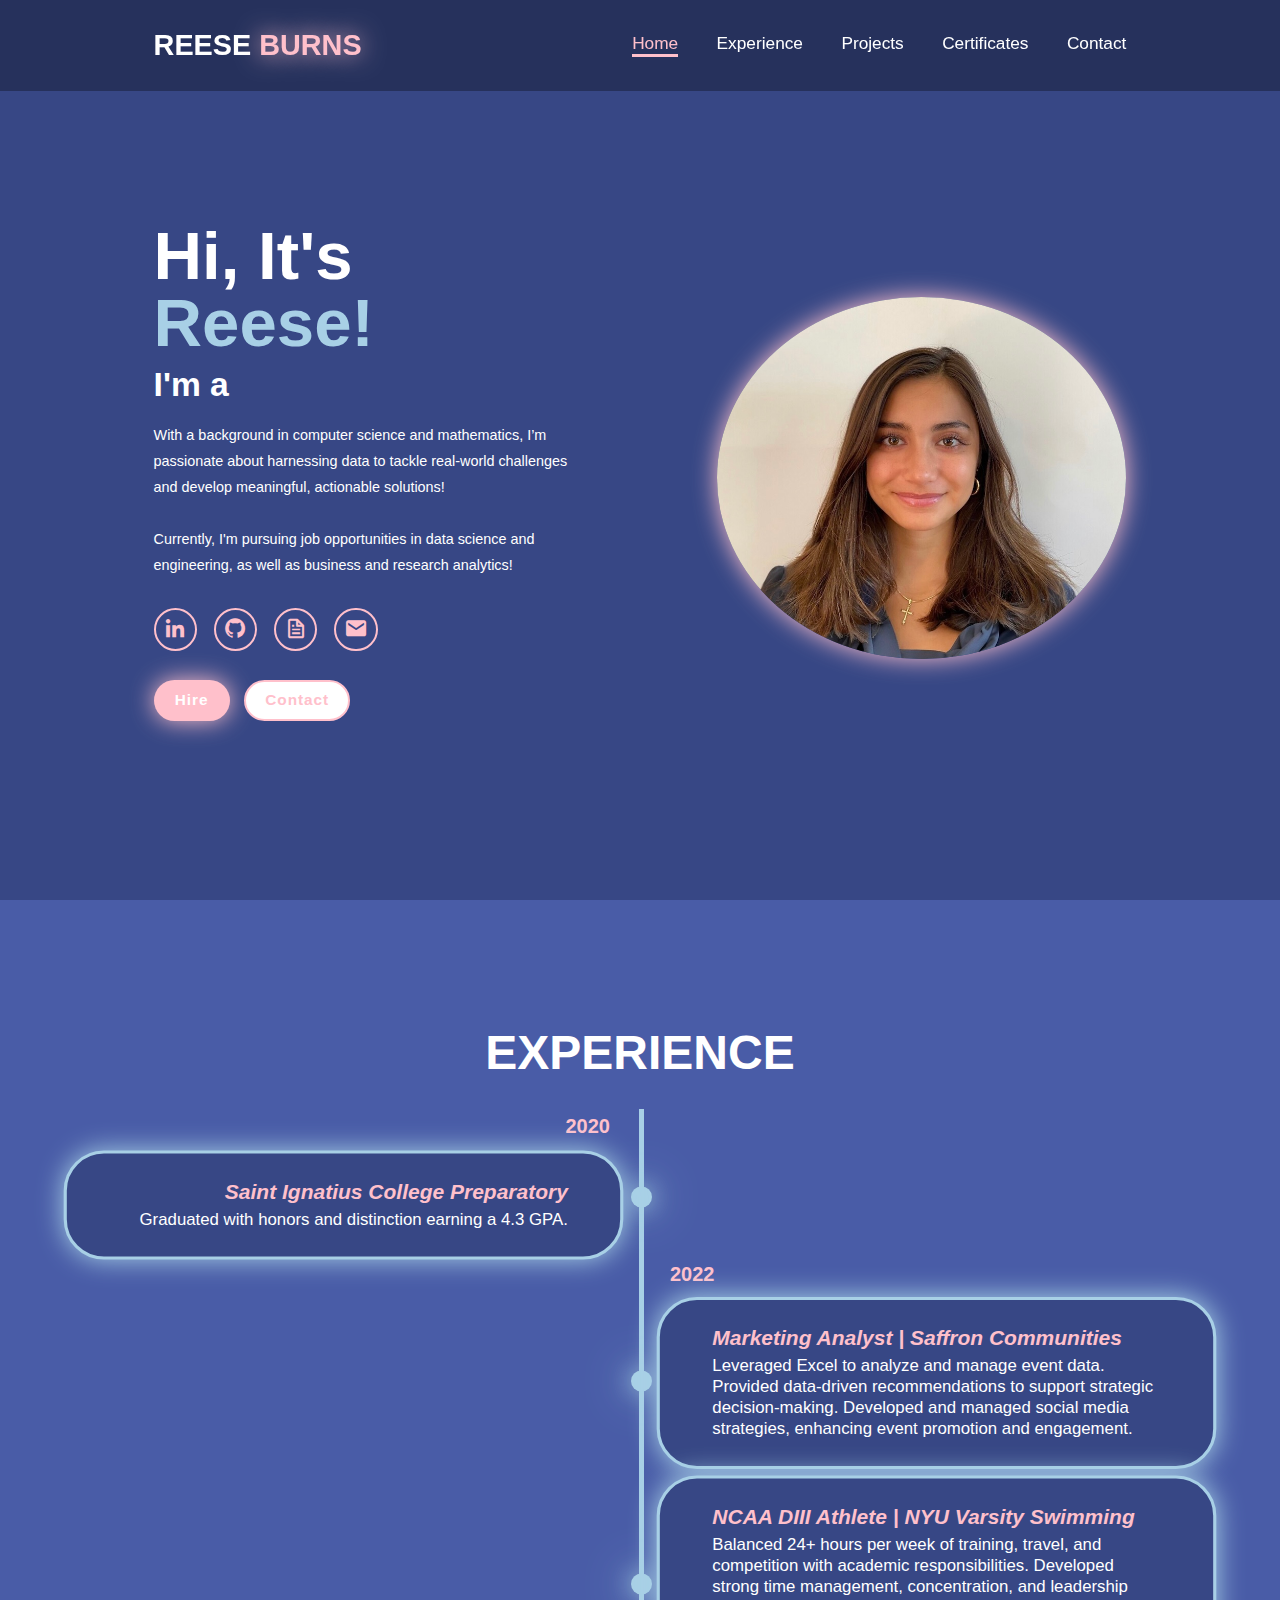
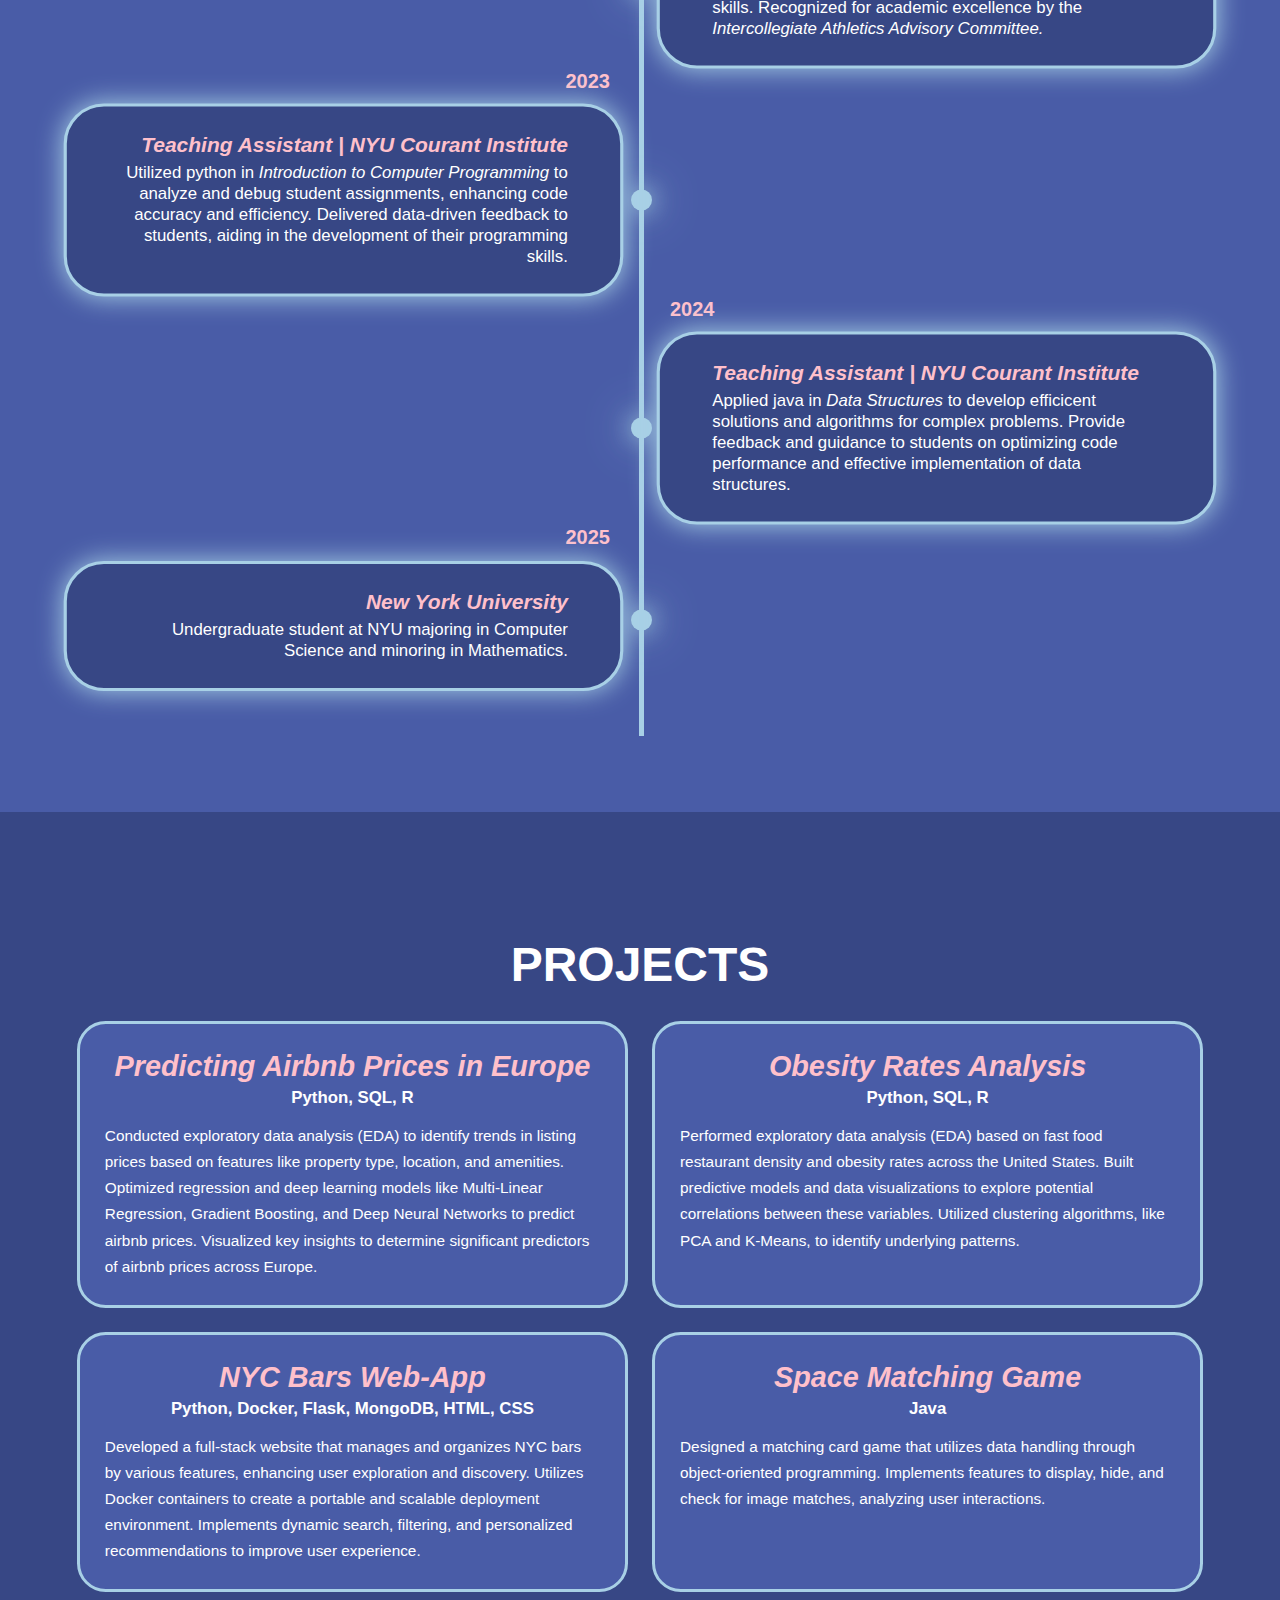
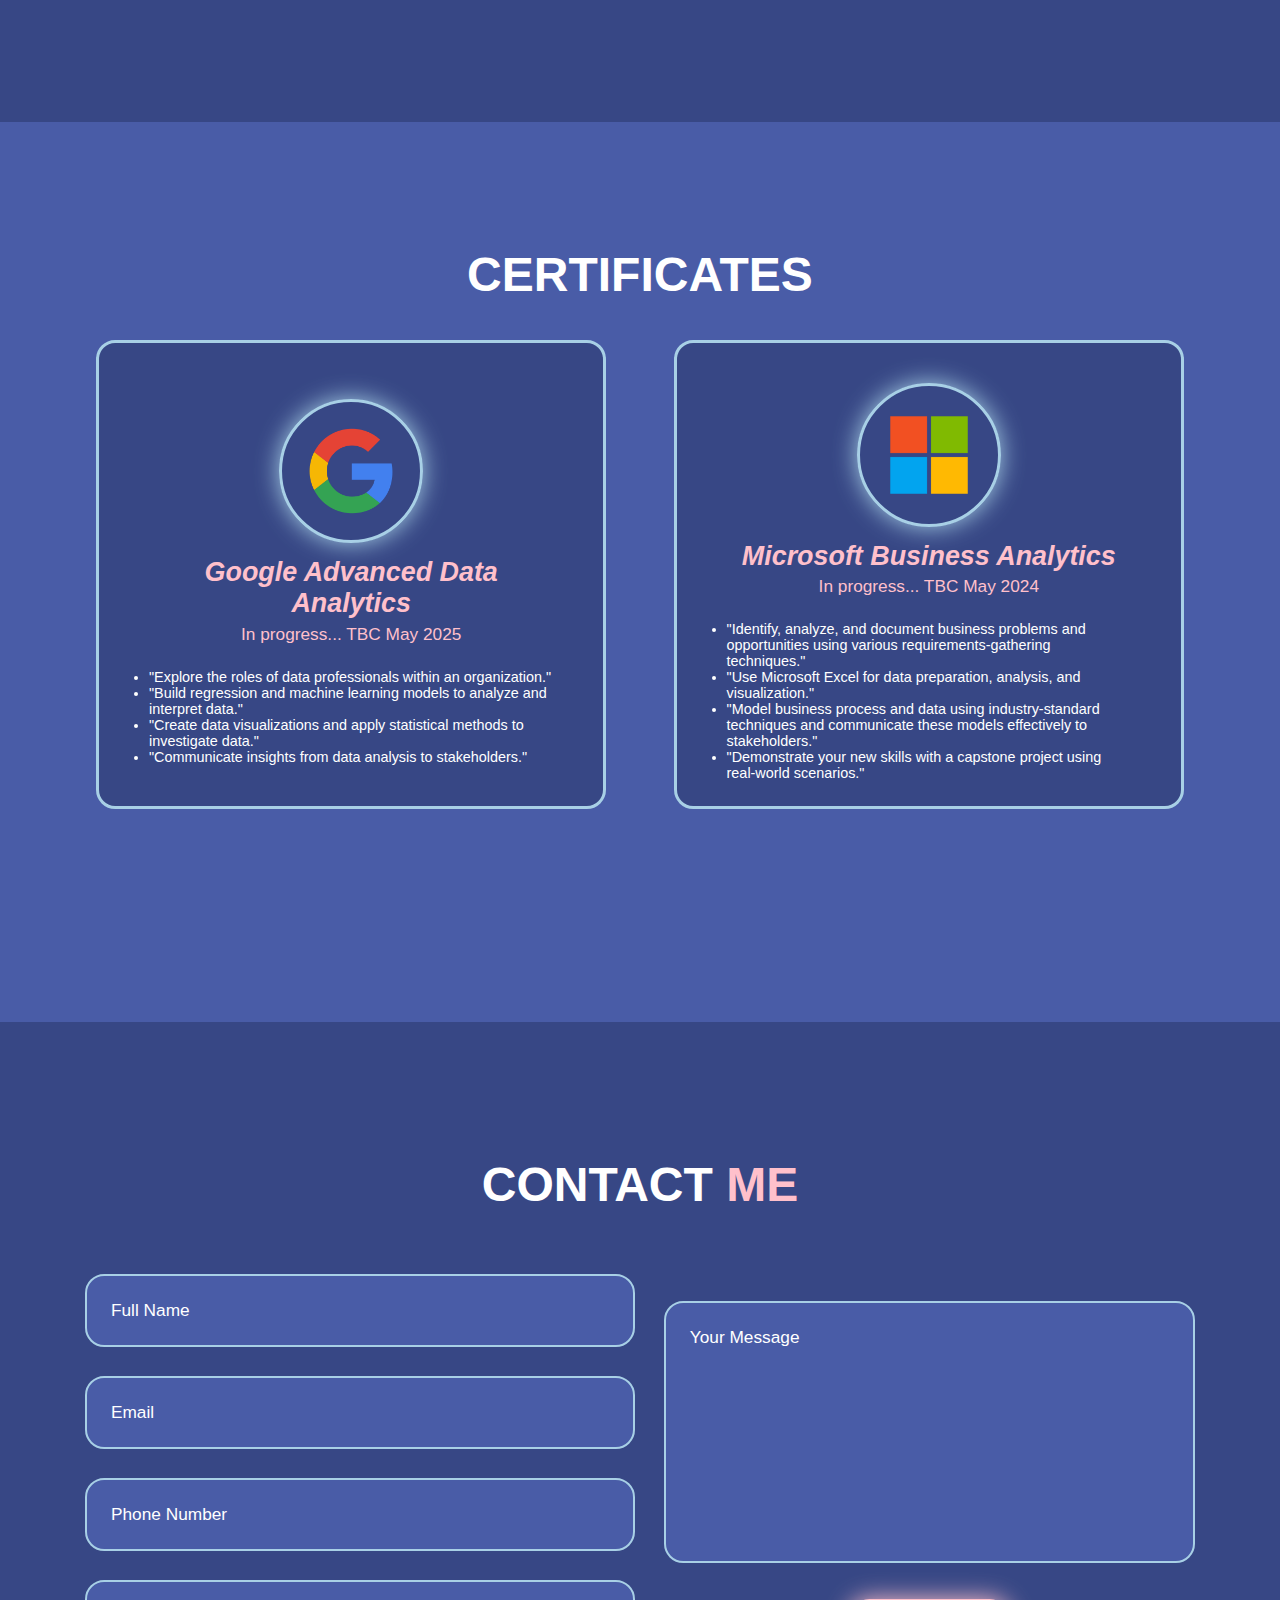
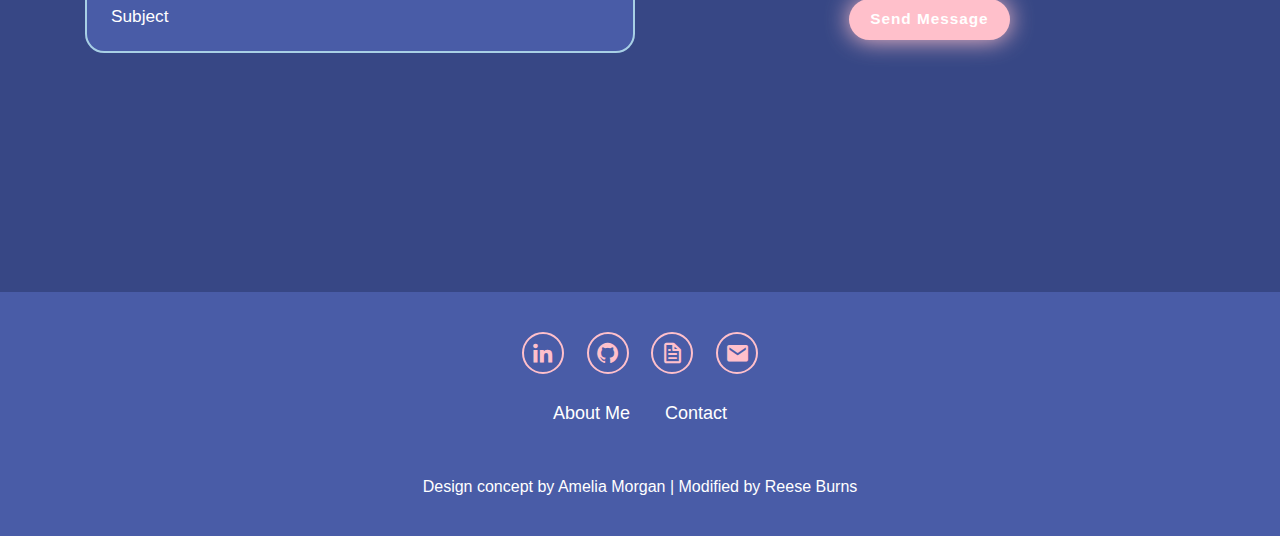
<file: index.html>
<!DOCTYPE html>
<html lang="en">
<head>
    <meta charset="UTF-8">
    <meta name="viewport" content="width=device-width, initial-scale=1.0">
    <title>Reese Burns Portfolio</title>
    <link rel="stylesheet" href="style.css">
    <link href="https://unpkg.com/boxicons@2.1.4/css/boxicons.min.css" rel="stylesheet">
</head>

<body>
    <header class="header">
        <a href="#home" class="logo">REESE
        <span>BURNS</span></a>

        <i class="bx bx-menu" id="menu-icon"></i>

        <nav class="navbar">
            <a href="#home" class="active">Home</a>
            <a href="#experience">Experience</a>
            <a href="#projects">Projects</a>
            <a href="#certificates">Certificates</a>
            <a href="#contact">Contact</a>
        </nav>
    </header>


    <!-- HOME -->
    <section class="home" id="home">
        <div class="home-content">
            <h1>Hi, It's <span>Reese!</span></h1>
            <h3 class="text-animation">I'm a <span>
            </span></h3>
            <p> With a background in computer science and mathematics, I’m passionate about harnessing data to tackle real-world challenges and develop meaningful, actionable solutions!<br><br>
                Currently, I'm pursuing job opportunities in data science and engineering, as well as business and research analytics!
            </p>

            <div class="social-icons">
                <a href="http://www.linkedin.com/in/reeseburns" target="_blank" rel="noopener nreferrer"><i class="bx bxl-linkedin"></i></a>
                <a href="https://github.com/reeseburns?tab=repositories" target="_blank" rel="noopener nreferrer"><i class="bx bxl-github"></i></a>
                <a href="ReeseBurns_Resume.pdf" download="ReeseBurns_Resume.pdf"><i class='bx bx-file'></i></a>
                <a href="mailto:reeseburnzy@gmail.com" target="_blank" rel="noopener nreferrer"><i class='bx bxs-envelope'></i></a>
            </div>

            <div class="btn-group">
                <a href="#" class="btn">Hire</a>
                <a href="#contact" class="btn">Contact</a>
            </div>

        </div>
            <div class="home-img">
                <img src="ProfilePhoto.jpg" alt="">
            </div>
    </section>


    <!-- EXPERIENCE -->
    <section class="experience" id="experience">
        <h2 class="heading">EXPERIENCE</h2>

        <div class="timeline-items">
            <div class="timeline-item">
                <div class="timeline-dot"></div>
                    <div class="timeline-date">2020</div>
                    <div class="timeline-content">
                        <h3><strong><i>Saint Ignatius College Preparatory</i></strong></h3>
                        <p>Graduated with honors and distinction earning a 4.3 GPA.</p>
                    </div>
            </div>

            <div class="timeline-item">
                <div class="timeline-dot"></div>
                    <div class="timeline-date">2022</div>
                    <div class="timeline-content">
                        <h3><strong><i>Marketing Analyst | Saffron Communities</i></strong></h3>
                        <p>Leveraged Excel to analyze and manage event data.
                            Provided data-driven recommendations to support strategic decision-making.
                            Developed and managed social media strategies, enhancing event promotion and engagement.
                        </p>
                    </div>
            </div>

            <div class="timeline-item">
                <div class="timeline-dot"></div>
                    <div class="timeline-date"></div>
                    <div class="timeline-content">
                        <h3><strong><i>NCAA DIII Athlete | NYU Varsity Swimming</i></strong></h3>
                        <p>Balanced 24+ hours per week of training, travel, and competition with academic responsibilities.
                            Developed strong time management, concentration, and leadership skills.
                            Recognized for academic excellence by the <i>Intercollegiate Athletics Advisory Committee.</i>
                        </p>
                    </div>
            </div>

            <div class="timeline-item">
                <div class="timeline-dot"></div>
                    <div class="timeline-date">2023</div>
                    <div class="timeline-content">
                        <h3><strong><i>Teaching Assistant | NYU Courant Institute</i></strong></h3>
                        <p>Utilized python in <i>Introduction to Computer Programming</i>
                            to analyze and debug student assignments, enhancing code
                            accuracy and efficiency. Delivered data-driven feedback to
                            students, aiding in the development of their programming skills.
                        </p>
                    </div>
            </div>

            <div class="timeline-item">
                <div class="timeline-dot"></div>
                    <div class="timeline-date">2024</div>
                    <div class="timeline-content">
                        <h3><strong><i>Teaching Assistant | NYU Courant Institute</i></strong></h3>
                        <p>Applied java in <i>Data Structures</i> to develop efficicent 
                            solutions and algorithms for complex problems. Provide feedback
                            and guidance to students on optimizing code performance and
                            effective implementation of data structures.
                        </p>
                    </div>
            </div>

            <div class="timeline-item">
                <div class="timeline-dot"></div>
                    <div class="timeline-date">2025</div>
                    <div class="timeline-content">
                        <h3><strong><i>New York University</i></strong></h3>
                        <p>Undergraduate student at NYU majoring in Computer Science and minoring in Mathematics.</p>
                    </div>
            </div>
        </div>
    </section>


    <!-- PROJECTS -->
    <section class="projects" id="projects">
        <h2 class="heading">PROJECTS</h2>

        <div class="projects-container">
            <div class="project-box">
                <div class="project-info">
                    <a href="https://github.com/reeseburns/Predicting-Airbnb-Prices" target="_blank" rel="noopener noreferrer">
                        <h4><strong><i>Predicting Airbnb Prices in Europe</i></strong></h4>
                        <h5>Python, SQL, R</h5>
                        <p>Conducted exploratory data analysis (EDA) to identify trends in listing prices based on features like property type, location, and amenities.
                            Optimized regression and deep learning models like Multi-Linear Regression, Gradient Boosting, and Deep Neural Networks to predict airbnb prices.
                            Visualized key insights to determine significant predictors of airbnb prices across Europe.
                        </p>
                    </a>
                </div>
            </div>
            
            <div class="project-box">
                <div class="project-info">
                    <a href="https://github.com/reeseburns/Paper-ObesityRates" target="_blank" rel="noopener noreferrer">
                        <h4><strong><i>Obesity Rates Analysis</i></strong></h4>
                        <h5>Python, SQL, R</h5>
                        <p>Performed exploratory data analysis (EDA) based on fast food restaurant density and obesity rates across the United States.
                            Built predictive models and data visualizations to explore potential correlations between these variables.
                            Utilized clustering algorithms, like PCA and K-Means, to identify underlying patterns.
                        </p>
                    </a>
                </div>
            </div>

            <div class="project-box">
                <div class="project-info">
                    <a href="https://github.com/reeseburns/NYC-Bars-WebApp" target="_blank" rel="noopener noreferrer">
                        <h4><strong><i>NYC Bars Web-App</i></strong></h4>
                        <h5>Python, Docker, Flask, MongoDB, HTML, CSS </h5>
                        <p>Developed a full-stack website that manages and organizes NYC bars by various features, enhancing user exploration and discovery.
                            Utilizes Docker containers to create a portable and scalable deployment environment.
                            Implements dynamic search, filtering, and personalized recommendations to improve user experience.
                        </p>
                    </a>
                </div>
            </div>

            <div class="project-box">
                <div class="project-info">
                    <a href="https://github.com/reeseburns/Project-MemoryRecallGame.git" target="_blank" rel="noopener noreferrer">
                        <h4><strong><i>Space Matching Game</i></strong></h4>
                        <h5>Java</h5>
                        <p>Designed a matching card game that utilizes data handling through object-oriented programming.
                            Implements features to display, hide, and check for image matches, analyzing user interactions.
                        </p>
                    </a>
                </div>
            </div>
        </div>
    </section>


    <!-- CERTIFICATES -->
    <section class="certificates" id="certificates">
        <div class="certificates-box">
            <h2 class="heading">CERTIFICATES</h2>
            <div class="wrapper">
                <div class="certificate-item">
                    <a href="https://www.coursera.org/professional-certificates/google-advanced-data-analytics" target="_blank" rel="noopener noreferrer">
                        <i class="certificate-box"></i>
                        <img src="google.webp" alt="">
                        <h2><i>Google Advanced Data Analytics</i></h2>
                        <p>In progress... TBC May 2025</p>
                        <ul class="description">
                            <li>"Explore the roles of data professionals within an organization."</li>
                            <li>"Build regression and machine learning models to analyze and interpret data."</li>
                            <li>"Create data visualizations and apply statistical methods to investigate data."</li>
                            <li>"Communicate insights from data analysis to stakeholders."</li>
                        </ul>
                    </a>
                </div>
    
                <div class="certificate-item">
                    <a href="https://www.coursera.org/professional-certificates/microsoft-business-analyst" target="_blank" rel="noopener noreferrer">
                        <i class="certificate-box"></i>
                        <img src="microsoft.png" alt="">
                        <h2><i>Microsoft Business Analytics</i></h2>
                        <p>In progress... TBC May 2024</p>
                        <ul class="description">
                            <li>"Identify, analyze, and document business problems and opportunities using various requirements-gathering techniques."</li>
                            <li>"Use Microsoft Excel for data preparation, analysis, and visualization."</li>
                            <li>"Model business process and data using industry-standard techniques and communicate these models effectively to stakeholders."</li>
                            <li>"Demonstrate your new skills with a capstone project using real-world scenarios."</li>
                        </ul>
                    </a>
                </div>
            </div>
        </div>
    </section>
    


    <!-- CONTACT -->
    <section class="contact" id="contact">
        <h2 class="heading">CONTACT<span> ME</span></h2>
        <form action="https://formspree.io/f/xkgwnadr" method="POST">
            <div class="input-group">
                <div class="input-box">
                    <input type="text" name="name" placeholder="Full Name" required>
                    <input type="email" name="email" placeholder="Email" required>
                </div>

                <div class="input-box">
                    <input type="number" name="phone" placeholder="Phone Number">
                    <input type="text" name="subject" placeholder="Subject" required>
                </div>
            </div>

            <div class="input-group-2">
                <textarea name="message" cols="30" rows="10" placeholder="Your Message" required></textarea>
                <input type="submit" value="Send Message" class="btn">
            </div>
        </form>
    </section>

    <footer class="footer">
        <div class="social">
            <a href="http://www.linkedin.com/in/reeseburns" target="_blank" rel="noopener nreferrer"><i class="bx bxl-linkedin"></i></a>
            <a href="https://github.com/reeseburns?tab=repositories" target="_blank" rel="noopener nreferrer"><i class="bx bxl-github"></i></a>
            <a href="ReeseBurns_Resume.pdf" download="ReeseBurns_Resume.pdf"><i class='bx bx-file'></i></a>
            <a href="mailto:reeseburnzy@gmail.com" target="_blank" rel="noopener nreferrer"><i class='bx bxs-envelope'></i></a>
        </div>

        <ul class="list">
            <li><a href="#home">About Me</a></li>
            <li><a href="#contact">Contact</a></li>
        </ul>
        <p class="copyright">Design concept by Amelia Morgan | Modified by Reese Burns</p>
    </footer>

    <script src="script.js"></script>
</body>
</html>
</file>
<file: style.css>
/* ---------MAIN CODE--------- */
* {
    margin: 0;
    padding: 0;
    box-sizing: border-box;
    text-decoration: none;
    border: none;
    outline: none;
    scroll-behavior: smooth;
    font-family: "Optima", sans-serif;
}
:root {
    --bg-color: #374785;          /*#4949498*/
    --second-bg-color: #495ca7;   /*#7c7c7c*/
    --text-color: white;          /*#white*/
    --main-color: #A8D0E6;        /*#pink*/
    --icon-color: pink;
}
html {
    font-size: 60%;
    overflow-x: hidden;
}
body {
    background: var(--bg-color);
    color: var(--text-color);
}
.header {
    position: fixed;
    top: 0;
    left: 0;
    width: 100%;
    padding: 3rem 12% 3rem;
    background: rgba(0,0,0,0.3);
    backdrop-filter: blur(10px);
    display: flex;
    justify-content: space-between;
    align-items: center;
    z-index: 5;
}
.logo {
    font-size: 3rem;
    color: var(--text-color);
    font-weight: 800;
    cursor: pointer;
    transition: 0.3s ease;
}
.logo:hover {transform: scale(1.1);}
.logo span{text-shadow: 0 0 25px var(--icon-color);}
.navbar {
    display: flex;
    justify-content: center;
    align-items: center;
}
.navbar a {
    font-size: 1.8rem;
    color: var(--text-color);
    margin-left: 4rem;
    font-weight: 500;
    transition: 0.3s ease;
    border-bottom: 3px solid transparent;
}
.navbar a:hover, 
.navbar a.active {
    color: var(--icon-color);
    border-bottom: 3px solid var(--icon-color);
}
#menu-icon {                    /* Dropdown menu icon */
    font-size: 3.6rem; 
    color: var(--icon-color);
    display: none;
    cursor: pointer;
}
.navbar.active {display: block;}
section {
    min-height: 100vh;
    padding: 10rem 12%;
}


/* --------HOME CONTENT-------- */
.home {
    display: flex;
    align-items: center;
    justify-content: center;
    gap: 15rem;
}
.home-content {
    display: flex;
    flex-direction: column;
    align-items: baseline;
    text-align: left;
    justify-content: center;
    margin-top: 3rem;
}
span {color: var(--main-color);}
.logo span {color: var(--icon-color);}
.home-content h3 {
    margin-bottom: 2rem;
    margin-top: 1rem;
    font-size: 3.5rem;
}
.home-content h1 {
    font-size: 7rem;
    font-weight: 700;
    margin-top: 1.5rem;
    line-height: 1;
}
.home-img {border-radius: 50%;}
.home-img img {
    position: relative;
    top: 3rem;
    width: 32vw;
    border-radius: 50%;
    box-shadow: 0 0 25px var(--icon-color);
    cursor: pointer;
    transition: 0.4s ease-in-out;
}
.home-img img:hover {
    box-shadow: 0 0 25px var(--icon-color),
                0 0 50px var(--icon-color),
                0 0 100px rgb(248, 215, 220);
}
.home-content p {
    font-size: 1.5rem;
    font-weight: 500;
    line-height: 1.8;
    max-width: 1000px;
}


/* ---SOCIAL MEDIA ICON ANIMATIONS--- */
.social-icons a {
    display: inline-flex;
    justify-content: center;
    align-items: center;
    width: 4.5rem;
    height: 4.5rem;
    background: transparent;
    border: 2px solid var(--icon-color);
    font-size: 2.5rem;
    border-radius: 50%;
    color: var(--icon-color);
    margin: 3rem 1.5rem 3rem 0;
    transition: 0.3s ease-in-out;
}
.social-icons a:hover {
    color: black;
    transform: scale(1.3)translateY(-5px);
    box-shadow: 0 0 25px var(--icon-color);
    background-color: var(--icon-color);
}
.btn {
    display: inline-block;
    padding: 1rem 2rem;
    background-color: var(--icon-color);
    box-shadow: 0 0 25px var(--icon-color);
    border-radius: 4rem;
    font-size: 1.6rem;
    color: var(--text-color);
    border: 2px solid transparent;
    letter-spacing: 0.1rem;
    font-weight: 600;
    transition: 0.3s ease-in-out;
    cursor: pointer;
}
.btn:hover {
    transform: scale(1.05);
    box-shadow: 0 0 50px var(--icon-color);
}
.btn-group {
    display: flex;
    align-items: center;
    gap: 1.5rem;
}
.btn-group a:nth-of-type(2) {
    background-color: white;
    color: var(--icon-color);
    border: 2px solid var(--icon-color);
    box-shadow: 0 0 25px transparent;
}
.btn-group a:nth-of-type(2):hover {
    box-shadow: 0 0 25px var(--icon-color);
    background-color: var(--icon-color);
    color: black;
}


/* ------ROLE TYPING ANIMATION------ */
.text-animation {
    font-size: 34px;
    font-weight: 600;
    min-width: 280px;
}
.text-animation span {position: relative;}
.text-animation span::before {
    content: "Data Analyst";
    color: var(--icon-color);
    animation: words 20s infinite;
}
.text-animation span::after {
    content: "";
    background-color: var(--bg-color);
    position: absolute;
    width: calc(100% + 8px);
    height: 100%;
    border-left: 3px solid var(--bg-color);
    right: -8px;
    animation: cursor 0.6s infinite, typing 20s steps(14) infinite;
}
@keyframes cursor {
    to {border-left: 2px solid var(--icon-color);}
}
@keyframes words {
    0%, 25% {content: "Computer Science Major";}
    26%, 50% {content: "Math & Psych Minor";}
    51%, 75% {content: "Data Analyst";}
    76%, 100% {content: "Business Analyst";}
}
@keyframes typing {
    12.5%, 18.75%, 37.5%, 43.75%, 62.5%, 68.75%, 87.5%, 93.75% {width: 0;}
    6.25%, 25%, 31.25%, 50%, 56.25%, 75%, 81.25% {width: calc(100% + 8px);}
}


/* ----------EXPERIENCE---------- */
.heading {
    font-size: 5rem;
    text-align: center;
    margin: 5rem 0;
}
.experience {
    padding: 8rem;
    background: var(--second-bg-color);
}
.experience h2 {margin-bottom: 3rem;}
.timeline-items {
    max-width: 1300px;  /* Width of boxes */
    margin: auto;       /* Margin auto in center */
    display: flex;
    flex-wrap: wrap;
    position: relative;
    padding-bottom: 5rem;
}
.timeline-items::before {
    content: "";
    position: absolute;
    width: 5px;
    height: 100%;
    background-color: var(--main-color);
    left: calc(50% - 1px);
}
.timeline-item {
    margin-bottom: 2.5rem;
    width: 100%;
    position: relative;
}
.timeline-item {margin-bottom: 0;}
.timeline-item:nth-child(1),
.timeline-item:nth-child(4),
.timeline-item:nth-child(6) {
    padding-left: 0;                   /* On left side of line */
    padding-right: calc(50% + 30px);   /* Space btwn box and line */
    text-align: right;
}
.timeline-item:nth-child(2),
.timeline-item:nth-child(3),
.timeline-item:nth-child(5) {
    padding-right: 0;                 /* On left side of line */
    padding-left: calc(50% + 30px);   /* Space btwn box and line */
    text-align: left;
}
.timeline-dot {
    height: 21px;
    width: 21px;
    background-color: var(--main-color);
    box-shadow: 0 0 25px var(--main-color),
                0 0 50px var(--main-color);
    position: absolute;
    left: calc(50% - 9px);
    transform: translateX(-50%);
    border-radius: 50%;
    top: 60%;
    transform: translateY(-50%);
}
.timeline-date {
    font-size: 20px;
    font-weight: 800;
    color: var(--icon-color);
    margin: 6px 0 15px;
}
.timeline-content {
    background-color: var(--bg-color);
    border: 3px solid var(--main-color);
    padding: 25px 50px;                      /* Padding in box */
    border-radius: 4rem;
    box-shadow: 0 0 10px var(--main-color);
    cursor: pointer;
    transition: 0.3s ease-in-out;
}
.timeline-content {
    transform: scale(1.05);
    box-shadow: 0 0 25px var(--main-color);
}
.timeline-content h3 {
    font-size: 20px;
    color: var(--icon-color);
    margin: 0 0 5px;
    font-weight: 500;
}
.timeline-content p {
    color: white;
    font-size: 16px;
    font-weight: 300;
    line-height: 20px;
}
::-webkit-scrollbar {width: 15px;}
::-webkit-scrollbar-thumb {background-color: var(--main-color);}
::-webkit-scrollbar-track {background-color: var(--bg-color);}


/* ----------PROJECTS---------- */
.projects {
    background: var(--bg-color);
    padding: 8rem;
    margin-bottom: 1rem;
}
.projects h2 {
    font-size: 5rem;
    text-align: center;
    margin: 5rem 0 3rem;
    color: white;       /* Adjust text color */
}
.projects-container {
    max-width: 1300px;               /* Width of project boxes */
    margin: auto;                    /* Center align the boxes */
    display: flex;
    flex-wrap: wrap;
    justify-content: space-between;  /* Adjust spacing between boxes */
    gap: 2.5rem;                     /* Adjust gap between boxes */
}
.project-box {
    flex: 0 1 calc(50% - 1.25rem);   /* Adjust box width for responsiveness */
    background-color: var(--second-bg-color);
    color: var(--text-color);
    border-radius: 3rem;
    border: 3px solid var(--main-color);
    cursor: pointer;
    transition: 0.4s ease-in-out;
    position: relative;
    overflow: hidden;                /* Prevent text overflow */
}
.project-box:hover {
    background: var(--main-color);
    color: var(--text-color);
    border: 5px solid var(--main-color);
    transform: scale(1.03);
}
.project-info {padding: 25px;}       /* Padding inside boxes */
.project-info h4 {
    font-size: 3rem;
    font-weight: 800;
    line-height: 1.2;
    color: var(--icon-color);
}
.project-info h5 {           /* Subheading (programming language) in each project box */
    margin-bottom: -1rem;
    margin-top: -1rem;
    font-size: 1.75rem;
}
.project-info p {
    font-size: 1.6rem;
    font-weight: 400;
    line-height: 1.7;
    margin: 10px 0 0;   /* Adjusted margin */
}
.project-info a {          /* Additional styles for <a> tag */
    text-decoration: none;     /* Remove default link styling */
    color: inherit;            /* Ensure the text color is inherited */
    display: flex;
    flex-direction: column;
    align-items: center;
    justify-content: center;
    gap: 1.5rem;
}


/* ----------CERTIFICATES---------- */
.certificates {
    background: var(--second-bg-color);
    padding: 8rem;
    margin-bottom: 10px; /* Margin below certificates */
}
.certificates-box {
    background-size: cover;
    display: flex;
    align-items: center;
    justify-content: center;
    flex-direction: column;
}
.certificates .heading {margin-bottom: 4rem;} /* Margin under 'CERTIFICATES' title */
.certificates .subheading {
    margin-bottom: 4rem;
    font-size: 2.8rem;
}
.certificates-box img {
    width: 15rem;
    height: 15rem;
    border-radius: 50%;
    border: 3px solid var(--main-color);
    box-shadow: 0 0 25px var(--main-color);
}
.wrapper {
    display: grid;
    grid-template-columns: repeat(2, 1fr);
    gap: 3rem;
    margin-bottom: 0;
}
.certificate-item {
    min-height: 100px;
    max-width: 600px;
    background: var(--bg-color);
    border: 3px solid var(--main-color);
    border-radius: 2rem;
    margin: 0 2rem;
    padding: 25px 50px;
    display: flex;
    flex-direction: column;
    align-items: center;
    justify-content: center;
    font-size: 1.3rem;
    gap: 1.5rem;
    transition: 0.4s ease-in-out;
    text-decoration: none;          /* Remove default link styling */
    color: inherit;                 /* Ensure the text color is inherited */
}
.certificate-item:hover {
    border: 3px solid var(--main-color);
    transform: translateY(-10px) scale(1.03);
    box-shadow: 0 0 50px var(--main-color);
}
.certificate-item h2 {         /* Heading in each certificate */
    font-size: 2.8rem;
    color: var(--icon-color);
    margin-bottom: -10px;
    text-align: center;
}
.certificate-item p {          /* Subheading in each certificate */
    font-size: 1.8rem;
    color: var(--icon-color);
    margin-bottom: 1rem;
}
.certificate-item ul li {      /* Bullet points in certificate */
    color: white;
    text-align: left;
    font-size: 1.5rem;
}
.certificate-item a {          /* Additional styles for <a> tag */
    text-decoration: none;     /* Remove default link styling */
    color: inherit;            /* Ensure the text color is inherited */
    display: flex;
    flex-direction: column;
    align-items: center;
    justify-content: center;
    gap: 1.5rem;
}


/* ----------CONTACT---------- */
.contact {
    background-color: var(--bg-color);
    padding: 8rem;
    margin-bottom: -40px;
}
.contact h2 {
    font-size: 5rem;
    margin-bottom: 3rem;
    color: var(--text-color);
}
.contact h2 span {color: var(--icon-color);}
.contact form {
    display: flex;
    align-items: center;
    justify-content: center;
    gap: 3rem;
    margin: 5rem auto;
    text-align: center;
}
.contact form .input-box {
    display: flex;
    justify-content: center;
    flex-wrap: wrap;
}
.contact form .input-box input,
.contact form textarea {
    width: 100%;
    padding: 2.5rem;
    font-size: 1.8rem;
    color: white;
    background: var(--second-bg-color);
    border-radius: 2rem;
    border: 2px solid var(--main-color);
    margin: 1.5rem 0;
    resize: none;
}
.contact form .input-box input::placeholder,
.contact form textarea::placeholder {
    color: var(--text-color);
}
.contact form .btn {margin-top: 2rem;}
.footer {
    position: relative;
    bottom: 0;
    width: 100%;
    padding: 40px 0;
    background-color: var(--second-bg-color);
}
.footer .social {
    text-align: center;
    padding-bottom: 25px;
    color: var(--main-color);
}
.footer .social a {
    font-size: 25px;
    color: var(--icon-color);
    border: 2px solid var(--icon-color);
    width: 42px;
    height: 42px;
    line-height: 42px;
    display: inline-block;
    text-align: center;
    border-radius: 50%;
    margin: 0 10px;
    transition: 0.3s ease-in-out;
}
.footer .social a:hover {
    transform: scale(1.2)translateY(-10px);
    background-color: var(--icon-color);
    color: black;
    box-shadow: 0 0 25px var(--icon-color);
}
.footer ul {
    margin-top: 0;
    padding: 0;
    font-size: 18px;
    line-height: 1.6;
    margin-bottom: 0;
    text-align: center;
}
.footer ul li a {
    color: white;
    border-bottom: 3px solid transparent;
    transition: 0.3s ease-in-out;
}
.footer ul li a:hover {
    border-bottom: 3px solid var(--icon-color);
}
.footer ul li {
    display: inline-block;
    padding: 0 15px;
}
.footer .copyright {
    margin-top: 50px;
    text-align: center;
    font-size: 16px;
    color: white;
}


/* -----------MEDIA------------ */
@media (max-width: 768px) {
    .projects-container {
        flex-direction: column;  /* Stack project boxes vertically */
        align-items: center;     /* Center align items */
    }
    .project-box {
        width: 100%;             /* Full width for stacked boxes */
        margin-bottom: 2.5rem;   /* Space between stacked boxes */
    }
}
@media (max-width: 991px) {
    header {padding: 2rem 3%;}
    section {padding: 10rem 3% 2rem;}
    .timeline-items::before {left: 7px;}
    .timeline-item {
        width: 100%;
        text-align: left;
        padding: 0 15px;
    }
    .timeline-dot {
        position: absolute;
        left: -1px; 
        top: 60%;
    }
    .timeline-item:nth-child(odd),
    .timeline-item:nth-child(even) {
        padding-left: 50px;
        padding-right: 40px;
        text-align: left;
    }
    .projects {padding-bottom: 7rem;}
    .certificates .wrapper {grid-template-columns: repeat(1, 1fr);}
    .certificates-box {padding-bottom: 17rem;}
    .contact form {flex-direction: column;}
    .footer {padding: 2rem 3%;}
}
@media(max-width:1050px) {
    #menu-icon {display: block;}  /* Display menu icon */
    .navbar {
        display: none;
        position: absolute;
        top: 100%;
        right: 0;
        width: fit-content;
        padding: 1rem 3%;
        background: rgba(0,0,0,0.3);
        box-shadow: 0 8px 16px rgba(0, 0, 0, 0.1);
        backdrop-filter: blur(10px);
        z-index: 5;
        flex-direction: column;
    }
    .navbar.active {display: flex;}  /* Display menu icon when active */
    .navbar a {
        display: block;
        font-size: 2rem;
        margin: 3rem 0;
        color: white;
        transition: var(--bg-color) 0.3s;
    }
    .navbar a:hover {background-color: rgba(255, 255, 255, 0.2);}
    .home {
        flex-direction: column-reverse;
        margin: 5rem 4rem;
    }
    .home-content h3 {font-size: 2.6rem;}
    .home-content h1 {
        font-size: 8rem;
        margin-top: 3rem;
    }
    .home-content p {
        max-width: 600px;
        margin: 0 auto;
    }
    .home-img img {width: 56vw;}
    .services h2 {margin-bottom: 3rem;}
    .projects-container {grid-template-columns: repeat(1,1fr);}
}
</file>
